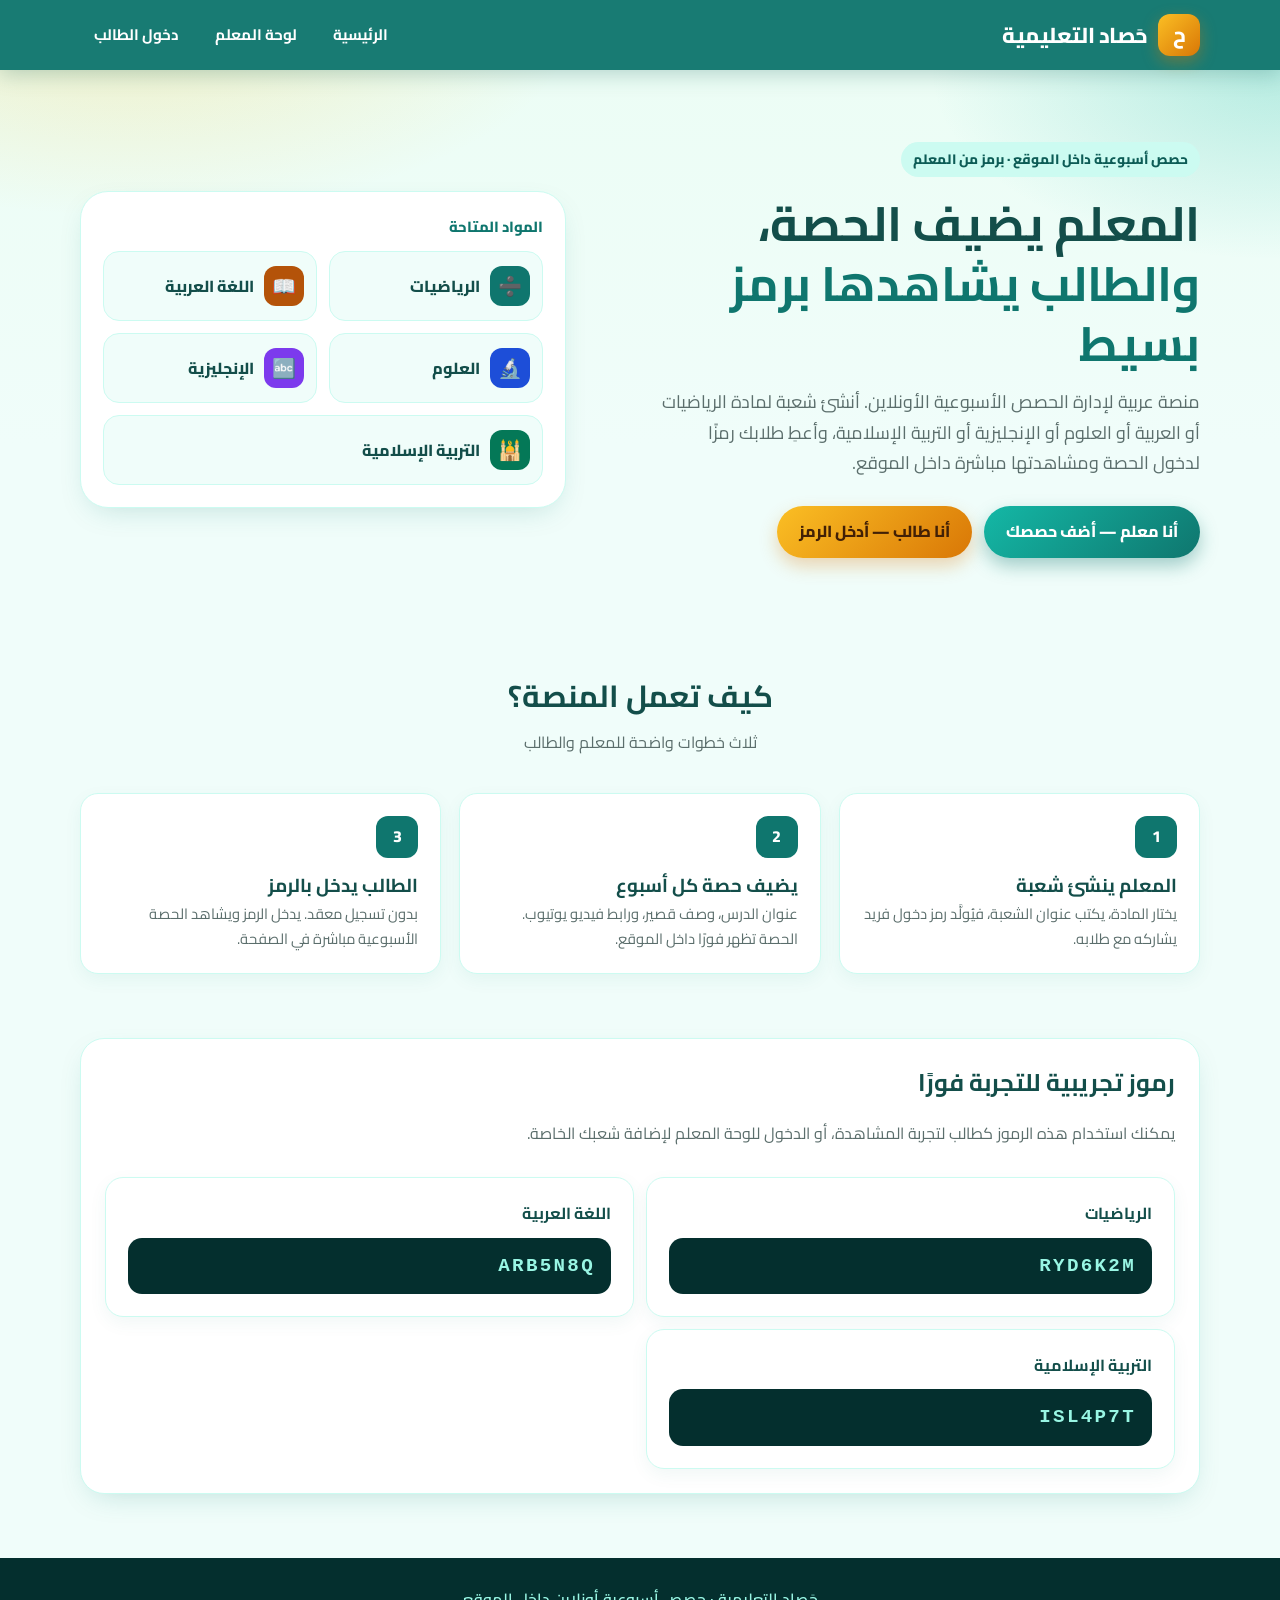
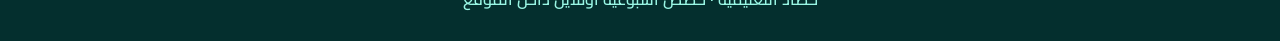
<file: index.html>
<!DOCTYPE html>
<html lang="ar" dir="rtl">
<head>
  <meta charset="UTF-8" />
  <meta name="viewport" content="width=device-width, initial-scale=1" />
  <title>حَصاد التعليمية — الحصص الأسبوعية أونلاين</title>
  <link rel="preconnect" href="https://fonts.googleapis.com" />
  <link rel="preconnect" href="https://fonts.gstatic.com" crossorigin />
  <link href="https://fonts.googleapis.com/css2?family=Cairo:wght@400;600;700;800&family=Tajawal:wght@400;500;700;800&display=swap" rel="stylesheet" />
  <link rel="stylesheet" href="css/style.css" />
</head>
<body data-page="home">
  <header class="site-header">
    <div class="container header-inner">
      <a class="logo" href="index.html">
        <span class="logo-mark">ح</span>
        حَصاد التعليمية
      </a>
      <nav class="nav">
        <a href="index.html">الرئيسية</a>
        <a href="teacher.html">لوحة المعلم</a>
        <a href="join.html">دخول الطالب</a>
      </nav>
    </div>
  </header>

  <section class="hero">
    <div class="container hero-grid">
      <div>
        <div class="eyebrow">حصص أسبوعية داخل الموقع · برمز من المعلم</div>
        <h1>المعلم يضيف الحصة،<br /><span>والطالب يشاهدها برمز بسيط</span></h1>
        <p class="lead">
          منصة عربية لإدارة الحصص الأسبوعية الأونلاين. أنشئ شعبة لمادة الرياضيات أو العربية أو العلوم أو الإنجليزية أو التربية الإسلامية، وأعطِ طلابك رمزًا لدخول الحصة ومشاهدتها مباشرة داخل الموقع.
        </p>
        <div class="hero-actions">
          <a class="btn btn-primary" href="teacher.html">أنا معلم — أضف حصصك</a>
          <a class="btn btn-accent" href="join.html">أنا طالب — أدخل الرمز</a>
        </div>
      </div>
      <div class="hero-card">
        <p class="meta" style="margin-bottom:12px;font-weight:800;color:#0f766e">المواد المتاحة</p>
        <div class="subject-grid">
          <div class="subject-chip"><span class="subject-icon" style="background:#0f766e">➗</span>الرياضيات</div>
          <div class="subject-chip"><span class="subject-icon" style="background:#b45309">📖</span>اللغة العربية</div>
          <div class="subject-chip"><span class="subject-icon" style="background:#1d4ed8">🔬</span>العلوم</div>
          <div class="subject-chip"><span class="subject-icon" style="background:#7c3aed">🔤</span>الإنجليزية</div>
          <div class="subject-chip" style="grid-column:1/-1"><span class="subject-icon" style="background:#047857">🕌</span>التربية الإسلامية</div>
        </div>
      </div>
    </div>
  </section>

  <section class="section">
    <div class="container">
      <div class="section-title">
        <h2>كيف تعمل المنصة؟</h2>
        <p>ثلاث خطوات واضحة للمعلم والطالب</p>
      </div>
      <div class="steps">
        <div class="step-card">
          <div class="step-num">1</div>
          <h3>المعلم ينشئ شعبة</h3>
          <p class="meta">يختار المادة، يكتب عنوان الشعبة، فيُولَّد رمز دخول فريد يشاركه مع طلابه.</p>
        </div>
        <div class="step-card">
          <div class="step-num">2</div>
          <h3>يضيف حصة كل أسبوع</h3>
          <p class="meta">عنوان الدرس، وصف قصير، ورابط فيديو يوتيوب. الحصة تظهر فورًا داخل الموقع.</p>
        </div>
        <div class="step-card">
          <div class="step-num">3</div>
          <h3>الطالب يدخل بالرمز</h3>
          <p class="meta">بدون تسجيل معقد. يدخل الرمز ويشاهد الحصة الأسبوعية مباشرة في الصفحة.</p>
        </div>
      </div>
    </div>
  </section>

  <section class="section" style="padding-top:0">
    <div class="container panel" style="display:grid;gap:10px">
      <h2>رموز تجريبية للتجربة فورًا</h2>
      <p class="hint">يمكنك استخدام هذه الرموز كطالب لتجربة المشاهدة، أو الدخول للوحة المعلم لإضافة شعبك الخاصة.</p>
      <div class="subject-grid">
        <div class="info-card"><strong>الرياضيات</strong><div class="code-box" style="margin-top:10px"><span>RYD6K2M</span></div></div>
        <div class="info-card"><strong>اللغة العربية</strong><div class="code-box" style="margin-top:10px"><span>ARB5N8Q</span></div></div>
        <div class="info-card"><strong>التربية الإسلامية</strong><div class="code-box" style="margin-top:10px"><span>ISL4P7T</span></div></div>
      </div>
    </div>
  </section>

  <footer>
    <div class="container">حَصاد التعليمية · حصص أسبوعية أونلاين داخل الموقع</div>
  </footer>
  <div class="toast"></div>
  <script src="js/app.js"></script>
</body>
</html>
</file>
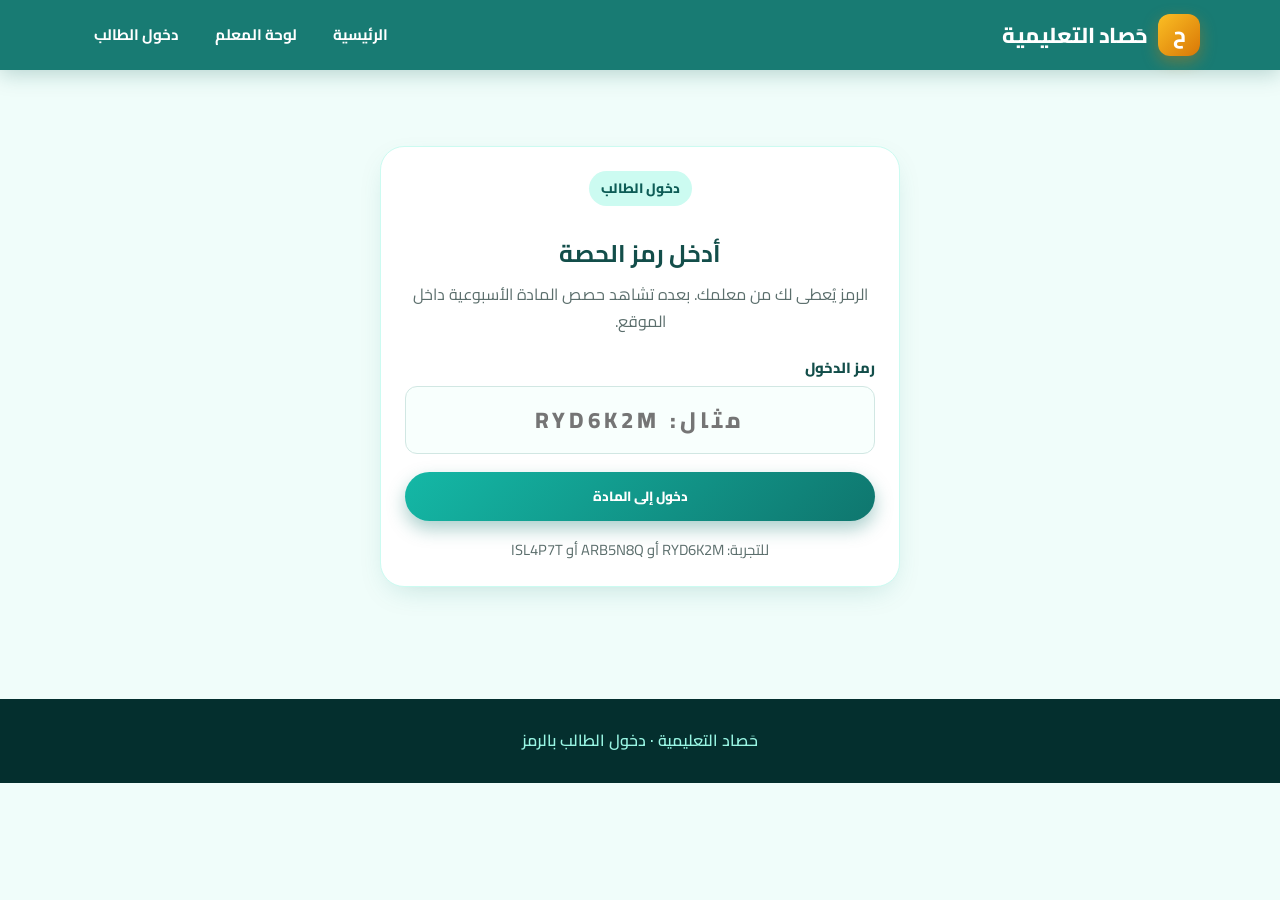
<file: join.html>
<!DOCTYPE html>
<html lang="ar" dir="rtl">
<head>
  <meta charset="UTF-8" />
  <meta name="viewport" content="width=device-width, initial-scale=1" />
  <title>دخول الطالب — حَصاد التعليمية</title>
  <link rel="preconnect" href="https://fonts.googleapis.com" />
  <link rel="preconnect" href="https://fonts.gstatic.com" crossorigin />
  <link href="https://fonts.googleapis.com/css2?family=Cairo:wght@400;600;700;800&family=Tajawal:wght@400;500;700;800&display=swap" rel="stylesheet" />
  <link rel="stylesheet" href="css/style.css" />
</head>
<body data-page="join">
  <header class="site-header">
    <div class="container header-inner">
      <a class="logo" href="index.html">
        <span class="logo-mark">ح</span>
        حَصاد التعليمية
      </a>
      <nav class="nav">
        <a href="index.html">الرئيسية</a>
        <a href="teacher.html">لوحة المعلم</a>
        <a href="join.html">دخول الطالب</a>
      </nav>
    </div>
  </header>
  <main class="page-wrap">
    <div class="container">
      <form id="join-form" class="panel join-box">
        <div class="eyebrow" style="margin-inline:auto">دخول الطالب</div>
        <h2 style="margin-top:12px">أدخل رمز الحصة</h2>
        <p class="hint">الرمز يُعطى لك من معلمك. بعده تشاهد حصص المادة الأسبوعية داخل الموقع.</p>
        <div class="field" style="text-align:right;margin:18px 0">
          <label for="code-input">رمز الدخول</label>
          <input id="code-input" required maxlength="16" placeholder="مثال: RYD6K2M" autocomplete="off" />
        </div>
        <button class="btn btn-primary" type="submit" style="width:100%">دخول إلى المادة</button>
        <p class="meta" style="margin-top:16px">للتجربة: RYD6K2M أو ARB5N8Q أو ISL4P7T</p>
      </form>
    </div>
  </main>
  <footer>
    <div class="container">حَصاد التعليمية · دخول الطالب بالرمز</div>
  </footer>
  <div class="toast"></div>
  <script src="js/app.js"></script>
</body>
</html>
</file>
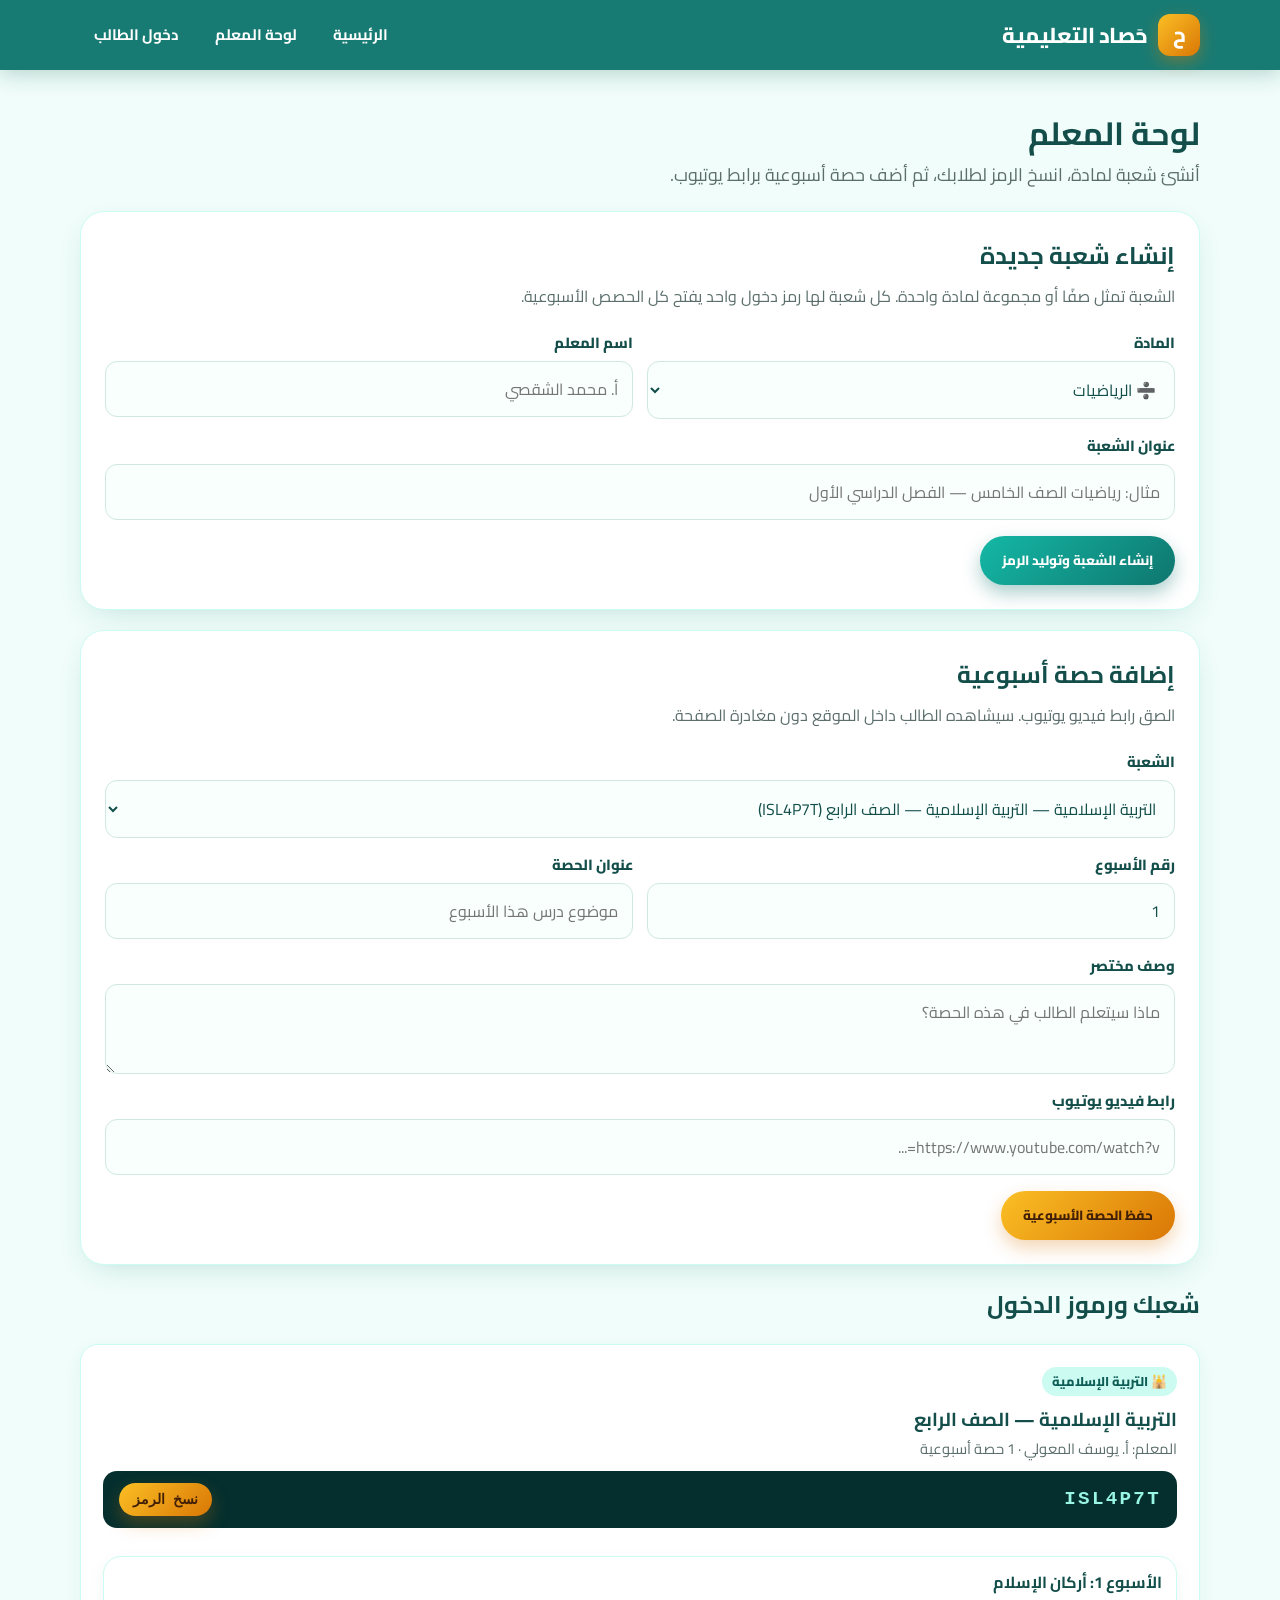
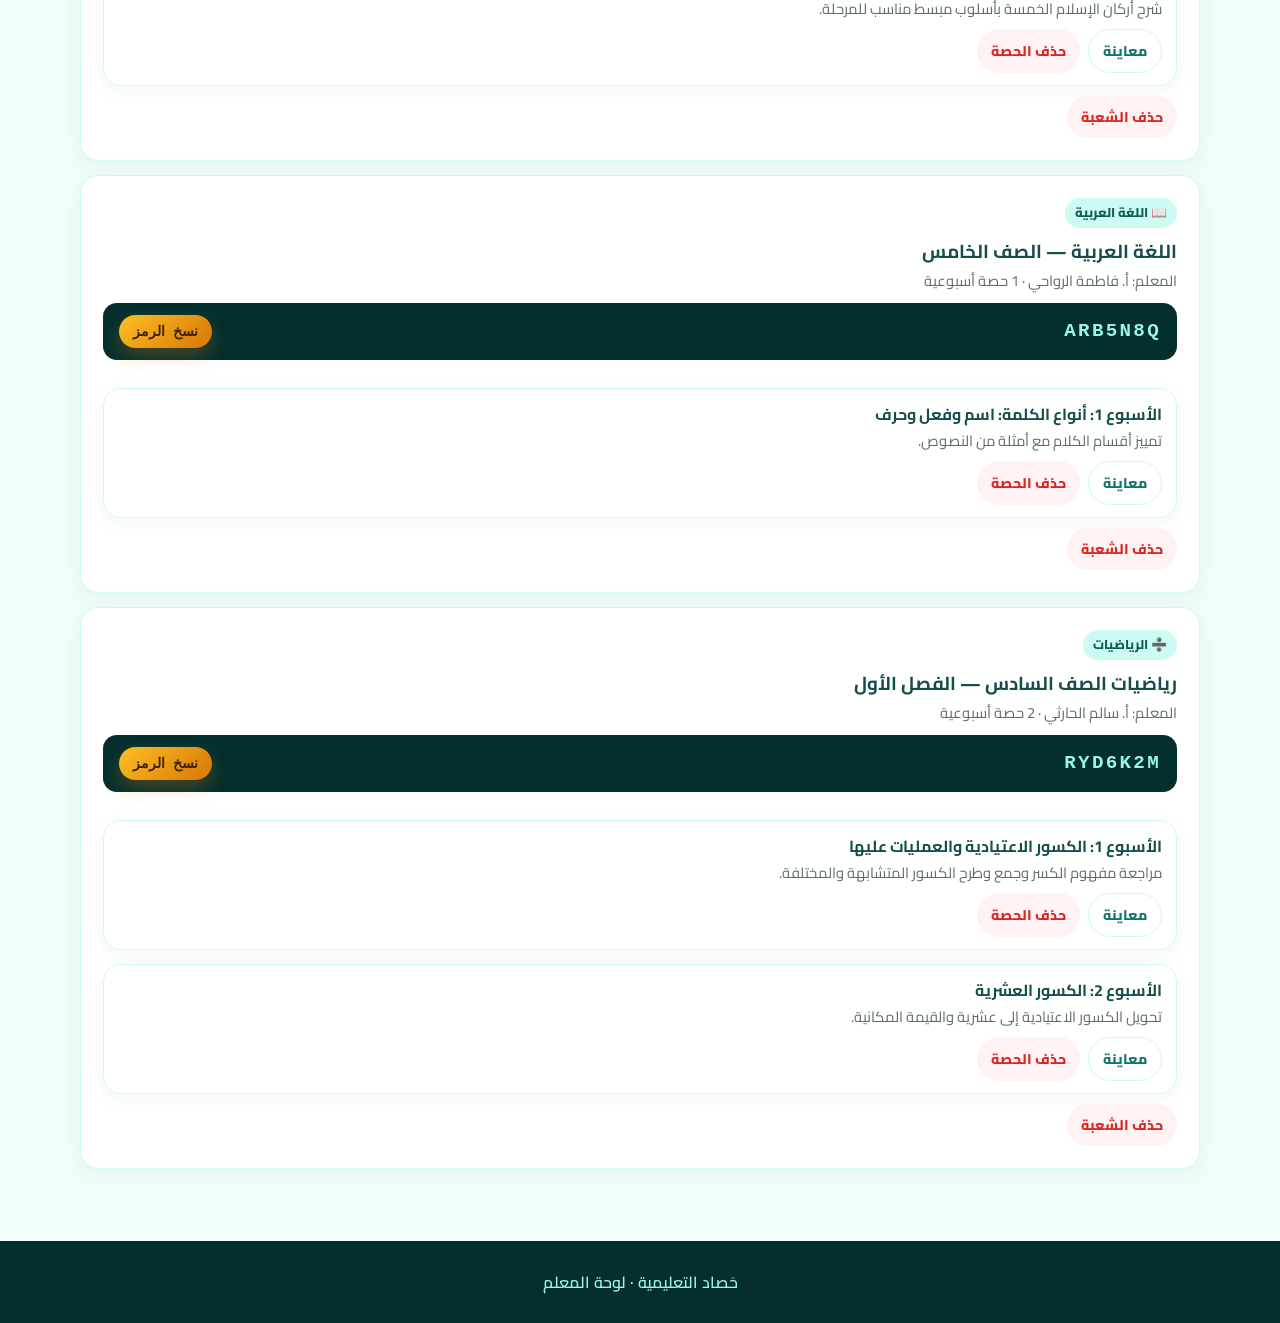
<file: teacher.html>
<!DOCTYPE html>
<html lang="ar" dir="rtl">
<head>
  <meta charset="UTF-8" />
  <meta name="viewport" content="width=device-width, initial-scale=1" />
  <title>لوحة المعلم — حَصاد التعليمية</title>
  <link rel="preconnect" href="https://fonts.googleapis.com" />
  <link rel="preconnect" href="https://fonts.gstatic.com" crossorigin />
  <link href="https://fonts.googleapis.com/css2?family=Cairo:wght@400;600;700;800&family=Tajawal:wght@400;500;700;800&display=swap" rel="stylesheet" />
  <link rel="stylesheet" href="css/style.css" />
</head>
<body data-page="teacher">
  <header class="site-header">
    <div class="container header-inner">
      <a class="logo" href="index.html">
        <span class="logo-mark">ح</span>
        حَصاد التعليمية
      </a>
      <nav class="nav">
        <a href="index.html">الرئيسية</a>
        <a href="teacher.html">لوحة المعلم</a>
        <a href="join.html">دخول الطالب</a>
      </nav>
    </div>
  </header>
  <main class="page-wrap">
    <div class="container" style="display:grid;gap:20px">
      <div>
        <h1>لوحة المعلم</h1>
        <p class="lead" style="margin:0">أنشئ شعبة لمادة، انسخ الرمز لطلابك، ثم أضف حصة أسبوعية برابط يوتيوب.</p>
      </div>
      <div class="panel">
        <h2>إنشاء شعبة جديدة</h2>
        <p class="hint">الشعبة تمثل صفًا أو مجموعة لمادة واحدة. كل شعبة لها رمز دخول واحد يفتح كل الحصص الأسبوعية.</p>
        <form id="course-form">
          <div class="form-grid">
            <div class="field">
              <label for="subject">المادة</label>
              <select id="subject" required></select>
            </div>
            <div class="field">
              <label for="teacher">اسم المعلم</label>
              <input id="teacher" placeholder="أ. محمد الشقصي" />
            </div>
            <div class="field full">
              <label for="title">عنوان الشعبة</label>
              <input id="title" required placeholder="مثال: رياضيات الصف الخامس — الفصل الدراسي الأول" />
            </div>
          </div>
          <div style="margin-top:16px">
            <button class="btn btn-primary" type="submit">إنشاء الشعبة وتوليد الرمز</button>
          </div>
        </form>
      </div>
      <div class="panel">
        <h2>إضافة حصة أسبوعية</h2>
        <p class="hint">الصق رابط فيديو يوتيوب. سيشاهده الطالب داخل الموقع دون مغادرة الصفحة.</p>
        <form id="lesson-form">
          <div class="form-grid">
            <div class="field full">
              <label for="lesson-course">الشعبة</label>
              <select id="lesson-course" required></select>
            </div>
            <div class="field">
              <label for="week">رقم الأسبوع</label>
              <input id="week" type="number" min="1" max="40" value="1" />
            </div>
            <div class="field">
              <label for="lesson-title">عنوان الحصة</label>
              <input id="lesson-title" required placeholder="موضوع درس هذا الأسبوع" />
            </div>
            <div class="field full">
              <label for="lesson-desc">وصف مختصر</label>
              <textarea id="lesson-desc" placeholder="ماذا سيتعلم الطالب في هذه الحصة؟"></textarea>
            </div>
            <div class="field full">
              <label for="video">رابط فيديو يوتيوب</label>
              <input id="video" required placeholder="https://www.youtube.com/watch?v=..." />
            </div>
          </div>
          <div style="margin-top:16px">
            <button class="btn btn-accent" type="submit">حفظ الحصة الأسبوعية</button>
          </div>
        </form>
      </div>
      <div>
        <h2>شعبك ورموز الدخول</h2>
        <div id="courses-list" class="list"></div>
      </div>
    </div>
  </main>
  <footer>
    <div class="container">حَصاد التعليمية · لوحة المعلم</div>
  </footer>
  <div class="toast"></div>
  <script src="js/app.js"></script>
</body>
</html>
</file>
<file: css/style.css>
:root {
  --primary: #0f766e;
  --primary-dark: #0d5c56;
  --primary-light: #14b8a6;
  --accent: #d97706;
  --accent-light: #fbbf24;
  --ink: #134e4a;
  --muted: #5b6e6c;
  --bg: #f0fdfa;
  --card: #ffffff;
  --line: #ccfbf1;
  --danger: #dc2626;
  --shadow: 0 10px 30px -12px rgba(15, 118, 110, 0.25);
  --radius: 18px;
}

* {
  box-sizing: border-box;
  margin: 0;
  padding: 0;
}

html {
  scroll-behavior: smooth;
}

body {
  font-family: "Cairo", "Tajawal", system-ui, sans-serif;
  background: var(--bg);
  color: var(--ink);
  min-height: 100vh;
  direction: rtl;
  line-height: 1.7;
}

a { color: inherit; text-decoration: none; }

img { max-width: 100%; display: block; }

.container {
  width: min(1120px, calc(100% - 32px));
  margin-inline: auto;
}

.site-header {
  position: sticky;
  top: 0;
  z-index: 50;
  background: rgba(15, 118, 110, 0.96);
  backdrop-filter: blur(12px);
  color: #fff;
  box-shadow: 0 4px 20px rgba(13, 92, 86, 0.25);
}

.header-inner {
  display: flex;
  align-items: center;
  justify-content: space-between;
  padding: 14px 0;
  gap: 16px;
}

.logo {
  display: flex;
  align-items: center;
  gap: 10px;
  font-weight: 800;
  font-size: 1.35rem;
  letter-spacing: -0.02em;
}

.logo-mark {
  width: 42px;
  height: 42px;
  border-radius: 12px;
  background: linear-gradient(135deg, #fbbf24, #d97706);
  display: grid;
  place-items: center;
  color: #fff;
  font-size: 1.3rem;
  box-shadow: 0 6px 16px rgba(217, 119, 6, 0.4);
}

.nav {
  display: flex;
  gap: 8px;
  align-items: center;
  flex-wrap: wrap;
}

.nav a, .nav-btn {
  color: #fff;
  padding: 8px 14px;
  border-radius: 999px;
  font-weight: 700;
  font-size: 0.95rem;
  transition: 0.2s;
  background: transparent;
  border: none;
  cursor: pointer;
  font-family: inherit;
}

.nav a:hover, .nav-btn:hover {
  background: rgba(255,255,255,0.14);
}

.btn {
  display: inline-flex;
  align-items: center;
  justify-content: center;
  gap: 8px;
  border: none;
  cursor: pointer;
  font-family: inherit;
  font-weight: 800;
  border-radius: 999px;
  padding: 12px 22px;
  transition: 0.2s ease;
}

.btn-primary {
  background: linear-gradient(135deg, #14b8a6, #0f766e);
  color: #fff;
  box-shadow: 0 8px 18px rgba(15, 118, 110, 0.35);
}

.btn-primary:hover { transform: translateY(-1px); filter: brightness(1.05); }

.btn-accent {
  background: linear-gradient(135deg, #fbbf24, #d97706);
  color: #422006;
  box-shadow: 0 8px 18px rgba(217, 119, 6, 0.3);
}

.btn-ghost {
  background: #fff;
  color: var(--primary);
  border: 1.5px solid var(--line);
}

.btn-danger {
  background: #fef2f2;
  color: var(--danger);
}

.btn-sm { padding: 8px 14px; font-size: 0.88rem; }

.hero {
  position: relative;
  overflow: hidden;
  background:
    radial-gradient(900px 400px at 10% -10%, rgba(251, 191, 36, 0.22), transparent 50%),
    radial-gradient(700px 380px at 100% 0%, rgba(20, 184, 166, 0.25), transparent 50%),
    linear-gradient(180deg, #ecfdf5 0%, #f0fdfa 70%);
  padding: 72px 0 48px;
}

.hero-grid {
  display: grid;
  grid-template-columns: 1.1fr 0.9fr;
  gap: 40px;
  align-items: center;
}

.eyebrow {
  display: inline-flex;
  align-items: center;
  gap: 8px;
  background: #ccfbf1;
  color: var(--primary-dark);
  font-weight: 800;
  font-size: 0.85rem;
  padding: 6px 12px;
  border-radius: 999px;
  margin-bottom: 16px;
}

.hero h1 {
  font-size: clamp(1.9rem, 4vw, 3rem);
  line-height: 1.25;
  margin-bottom: 14px;
}

.hero h1 span { color: var(--primary); }

.lead {
  color: var(--muted);
  font-size: 1.12rem;
  max-width: 540px;
  margin-bottom: 28px;
}

.hero-actions {
  display: flex;
  flex-wrap: wrap;
  gap: 12px;
}

.hero-card {
  background: #fff;
  border-radius: 28px;
  padding: 22px;
  box-shadow: var(--shadow);
  border: 1px solid var(--line);
}

.subject-grid {
  display: grid;
  grid-template-columns: repeat(2, 1fr);
  gap: 12px;
}

.subject-chip {
  background: #f0fdfa;
  border: 1px solid var(--line);
  border-radius: 16px;
  padding: 14px 12px;
  display: flex;
  align-items: center;
  gap: 10px;
  font-weight: 800;
}

.subject-icon {
  width: 40px;
  height: 40px;
  border-radius: 12px;
  display: grid;
  place-items: center;
  font-size: 1.2rem;
  color: #fff;
}

.section { padding: 64px 0; }
.section-title {
  text-align: center;
  margin-bottom: 36px;
}
.section-title h2 {
  font-size: 1.9rem;
  margin-bottom: 8px;
}
.section-title p { color: var(--muted); }

.steps {
  display: grid;
  grid-template-columns: repeat(3, 1fr);
  gap: 18px;
}

.step-card, .info-card, .course-card, .lesson-card {
  background: var(--card);
  border: 1px solid var(--line);
  border-radius: var(--radius);
  padding: 22px;
  box-shadow: 0 6px 18px rgba(15, 118, 110, 0.06);
}

.step-num {
  width: 42px;
  height: 42px;
  border-radius: 12px;
  background: var(--primary);
  color: #fff;
  display: grid;
  place-items: center;
  font-weight: 800;
  margin-bottom: 12px;
}

.page-wrap { padding: 36px 0 72px; }

.panel {
  background: #fff;
  border: 1px solid var(--line);
  border-radius: 24px;
  padding: 24px;
  box-shadow: var(--shadow);
}

.panel h2 { margin-bottom: 6px; }
.panel .hint { color: var(--muted); margin-bottom: 20px; }

.form-grid {
  display: grid;
  grid-template-columns: 1fr 1fr;
  gap: 14px;
}

.field { display: flex; flex-direction: column; gap: 6px; }
.field.full { grid-column: 1 / -1; }

label { font-weight: 800; font-size: 0.92rem; }

input, select, textarea {
  font-family: inherit;
  font-size: 1rem;
  padding: 12px 14px;
  border-radius: 12px;
  border: 1.5px solid #d1e7e3;
  background: #f8fffd;
  color: var(--ink);
  outline: none;
  transition: 0.15s;
}

input:focus, select:focus, textarea:focus {
  border-color: var(--primary-light);
  box-shadow: 0 0 0 4px rgba(20, 184, 166, 0.15);
}

textarea { min-height: 90px; resize: vertical; }

.code-box {
  display: flex;
  align-items: center;
  justify-content: space-between;
  gap: 10px;
  background: #042f2e;
  color: #99f6e4;
  padding: 12px 16px;
  border-radius: 14px;
  font-family: ui-monospace, monospace;
  font-size: 1.2rem;
  letter-spacing: 0.12em;
  font-weight: 800;
}

.list { display: grid; gap: 14px; margin-top: 18px; }

.course-card {
  display: grid;
  gap: 10px;
}

.course-head {
  display: flex;
  justify-content: space-between;
  gap: 12px;
  align-items: flex-start;
}

.badge {
  display: inline-flex;
  align-items: center;
  gap: 6px;
  background: #ccfbf1;
  color: var(--primary-dark);
  font-weight: 800;
  font-size: 0.8rem;
  padding: 4px 10px;
  border-radius: 999px;
}

.meta { color: var(--muted); font-size: 0.92rem; }

.actions { display: flex; flex-wrap: wrap; gap: 8px; }

.join-box {
  max-width: 520px;
  margin: 40px auto;
  text-align: center;
}

.join-box input {
  text-align: center;
  font-size: 1.4rem;
  letter-spacing: 0.18em;
  font-weight: 800;
  text-transform: uppercase;
}

.video-wrap {
  position: relative;
  padding-top: 56.25%;
  border-radius: 18px;
  overflow: hidden;
  background: #042f2e;
  margin: 16px 0;
}

.video-wrap iframe {
  position: absolute;
  inset: 0;
  width: 100%;
  height: 100%;
  border: 0;
}

.empty {
  text-align: center;
  padding: 36px 16px;
  color: var(--muted);
}

footer {
  background: #042f2e;
  color: #99f6e4;
  padding: 28px 0;
  text-align: center;
  font-weight: 600;
}

.toast {
  position: fixed;
  bottom: 20px;
  left: 50%;
  transform: translateX(-50%);
  background: #042f2e;
  color: #fff;
  padding: 12px 18px;
  border-radius: 999px;
  z-index: 80;
  display: none;
}

.toast.show { display: block; }

@media (max-width: 860px) {
  .hero-grid, .steps, .form-grid { grid-template-columns: 1fr; }
  .header-inner { flex-direction: column; align-items: stretch; }
  .nav { justify-content: center; }
}
</file>
